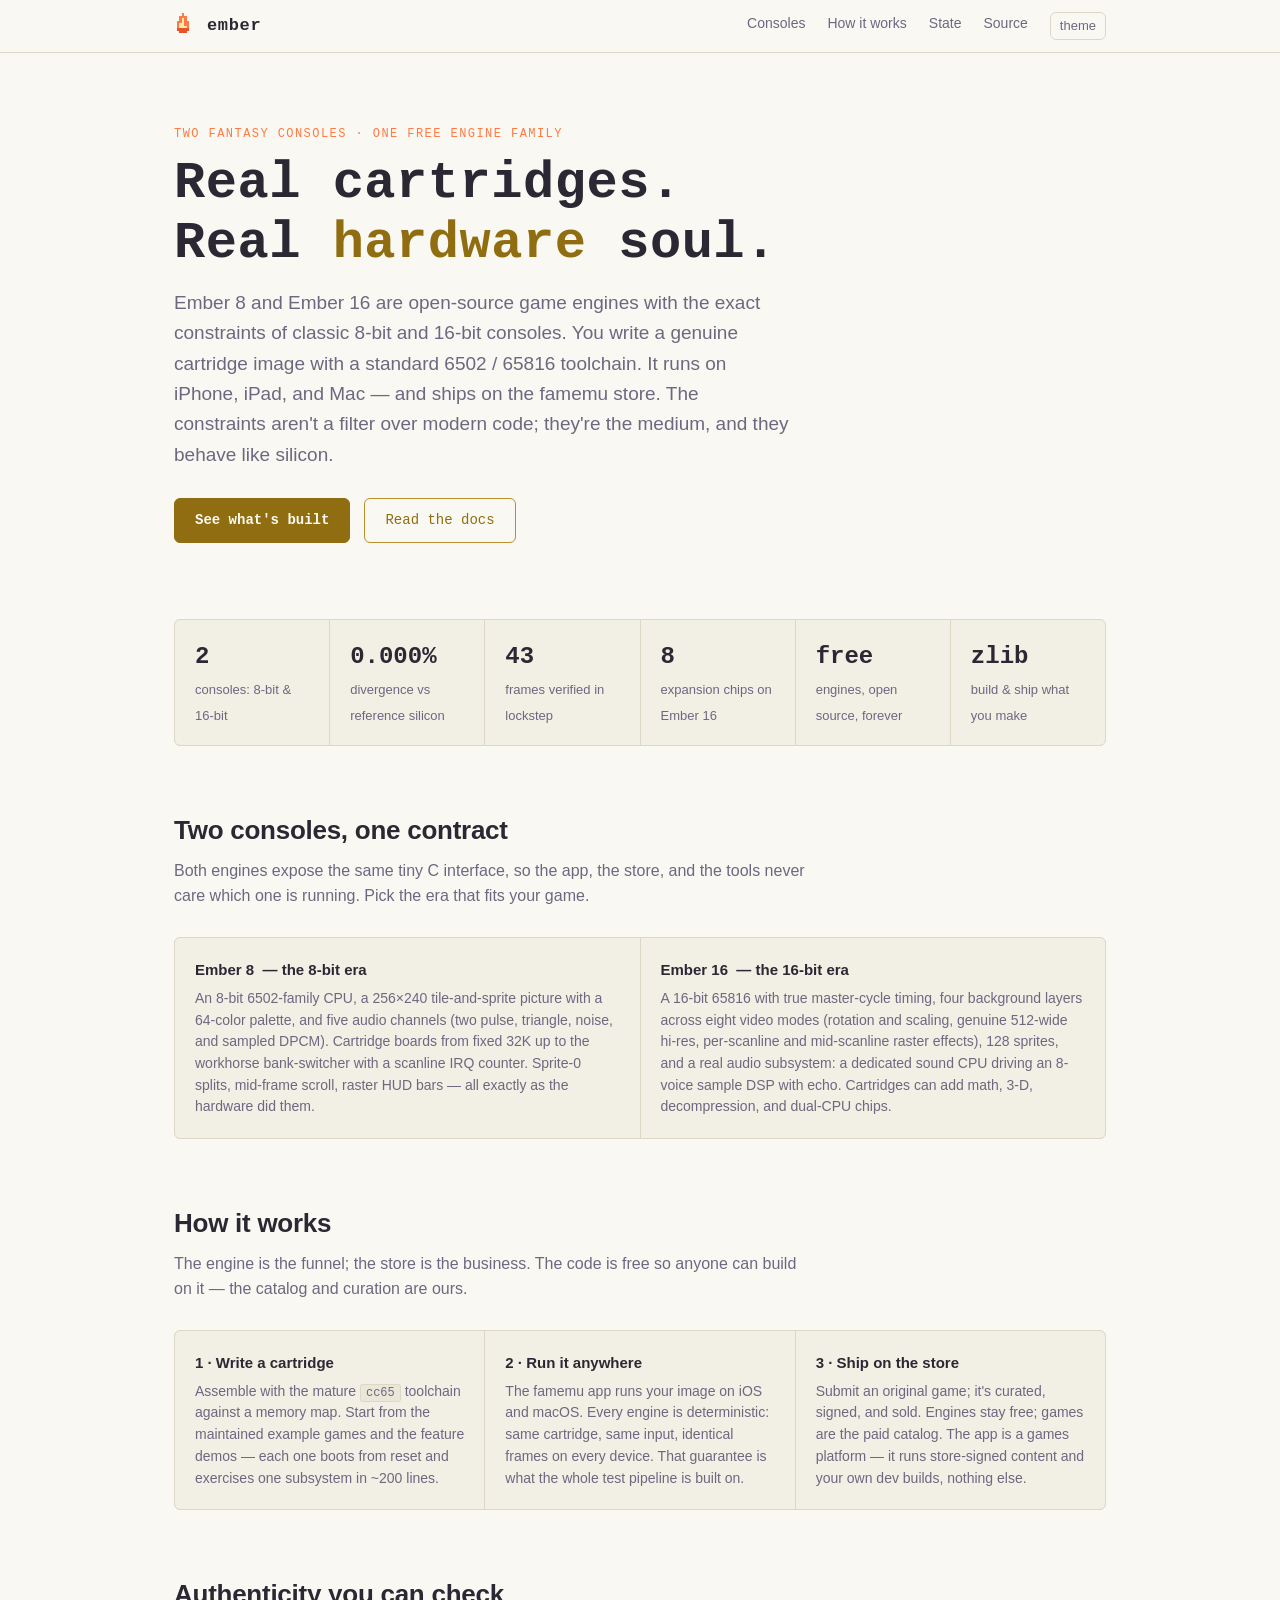
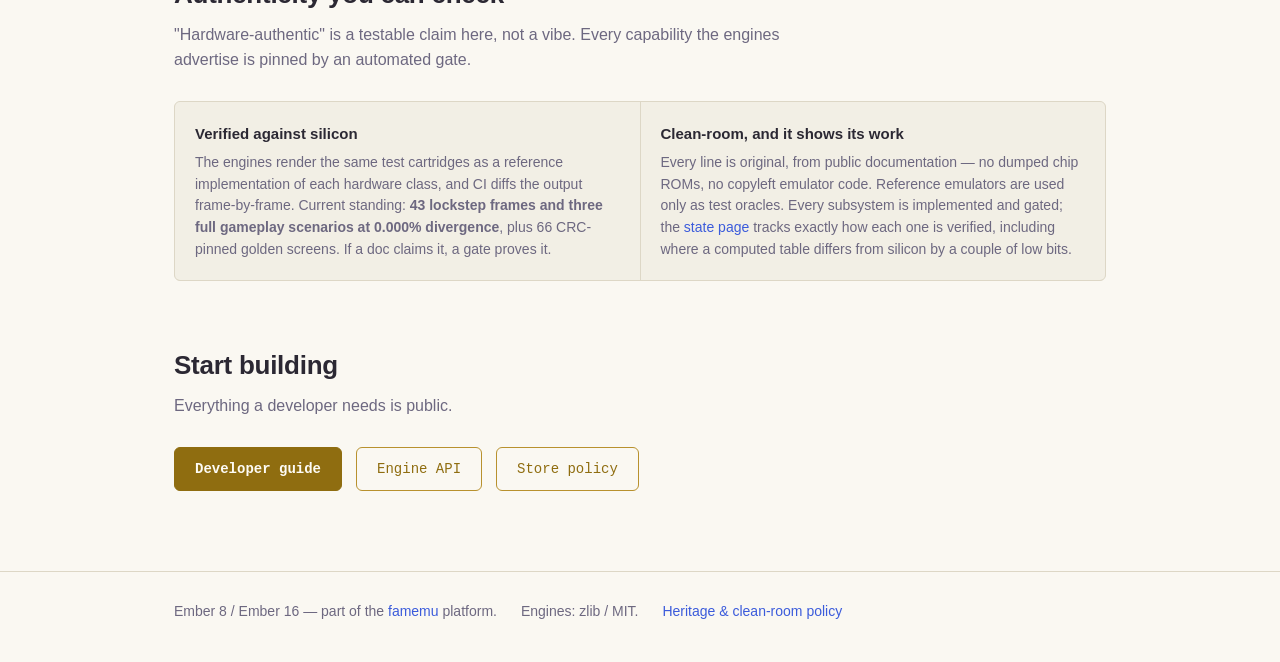
<file: site/index.html>
<!DOCTYPE html>
<html lang="en">
<head>
<meta charset="utf-8">
<meta name="viewport" content="width=device-width, initial-scale=1">
<title>Ember — fantasy consoles with real-hardware soul</title>
<meta name="description" content="Ember 8 and Ember 16 are free, open-source game engines with the exact constraints of classic 8-bit and 16-bit console hardware. Write a real cartridge with a standard toolchain; publish it on the famemu store.">
<link rel="canonical" href="https://ember.famemu.aulenor.com/">
<meta property="og:type" content="website">
<meta property="og:title" content="Ember — fantasy consoles with real-hardware soul">
<meta property="og:description" content="Free, open-source 8-bit and 16-bit game engines with hardware-authentic behavior, verified pixel-for-pixel. Write a cartridge; ship it on the famemu store.">
<meta property="og:url" content="https://ember.famemu.aulenor.com/">
<meta property="og:image" content="https://ember.famemu.aulenor.com/og.png">
<meta property="og:image:width" content="1200">
<meta property="og:image:height" content="630">
<meta name="twitter:card" content="summary_large_image">
<meta name="twitter:image" content="https://ember.famemu.aulenor.com/og.png">
<link rel="stylesheet" href="style.css">
<script>
  const saved = localStorage.getItem("ember-theme");
  if (saved) document.documentElement.dataset.theme = saved;
</script>
<link rel="icon" href="favicon.svg" type="image/svg+xml">
<link rel="icon" type="image/png" sizes="32x32" href="favicon-32.png">
<link rel="icon" type="image/png" sizes="16x16" href="favicon-16.png">
<link rel="apple-touch-icon" href="apple-touch-icon.png">
</head>
<body>

<header class="site">
  <div class="wrap">
    <a class="brand" href="./"><img class="brandmark" src="favicon.svg" width="20" height="20" alt=""> ember</a>
    <nav class="top">
      <a href="#consoles">Consoles</a>
      <a href="#how">How it works</a>
      <a href="state.html">State</a>
      <a href="https://github.com/alikatgh/famemu">Source</a>
      <button class="theme-toggle" id="themeToggle" aria-label="Toggle light/dark theme">theme</button>
    </nav>
  </div>
</header>

<div class="wrap">

  <div class="hero">
    <p class="kicker">Two fantasy consoles · one free engine family</p>
    <h1>Real cartridges.<br>Real <em>hardware</em> soul.</h1>
    <p class="sub">Ember 8 and Ember 16 are open-source game engines with the
    exact constraints of classic 8-bit and 16-bit consoles. You write a genuine
    cartridge image with a standard 6502 / 65816 toolchain. It runs on iPhone,
    iPad, and Mac — and ships on the famemu store. The constraints aren't a
    filter over modern code; they're the medium, and they behave like silicon.</p>
    <div class="cta">
      <a class="btn primary" href="state.html">See what's built</a>
      <a class="btn" href="https://github.com/alikatgh/famemu/tree/main/docs/engines">Read the docs</a>
    </div>
  </div>

  <div class="stats">
    <div class="stat"><b>2</b><span>consoles: 8-bit & 16-bit</span></div>
    <div class="stat"><b>0.000%</b><span>divergence vs reference silicon</span></div>
    <div class="stat"><b>43</b><span>frames verified in lockstep</span></div>
    <div class="stat"><b>8</b><span>expansion chips on Ember&nbsp;16</span></div>
    <div class="stat"><b>free</b><span>engines, open source, forever</span></div>
    <div class="stat"><b>zlib</b><span>build & ship what you make</span></div>
  </div>

  <section id="consoles">
    <h2>Two consoles, one contract</h2>
    <p class="lead">Both engines expose the same tiny C interface, so the app,
    the store, and the tools never care which one is running. Pick the era that
    fits your game.</p>

    <div class="grid tier2">
      <div class="cell">
        <h3>Ember 8 &nbsp;— the 8-bit era</h3>
        <p>An 8-bit 6502-family CPU, a 256×240 tile-and-sprite picture with a
        64-color palette, and five audio channels (two pulse, triangle, noise,
        and sampled DPCM). Cartridge boards from fixed 32K up to the workhorse
        bank-switcher with a scanline IRQ counter. Sprite-0 splits, mid-frame
        scroll, raster HUD bars — all exactly as the hardware did them.</p>
      </div>
      <div class="cell">
        <h3>Ember 16 &nbsp;— the 16-bit era</h3>
        <p>A 16-bit 65816 with true master-cycle timing, four background layers
        across eight video modes (rotation and scaling, genuine 512-wide hi-res,
        per-scanline and mid-scanline raster effects), 128 sprites, and a real
        audio subsystem: a dedicated sound CPU driving an 8-voice sample DSP with
        echo. Cartridges can add math, 3-D, decompression, and dual-CPU chips.</p>
      </div>
    </div>
  </section>

  <section id="how">
    <h2>How it works</h2>
    <p class="lead">The engine is the funnel; the store is the business. The
    code is free so anyone can build on it — the catalog and curation are ours.</p>

    <div class="grid">
      <div class="cell">
        <h3>1 · Write a cartridge</h3>
        <p>Assemble with the mature <code>cc65</code> toolchain against a memory
        map. Start from the maintained example games and the feature demos —
        each one boots from reset and exercises one subsystem in ~200 lines.</p>
      </div>
      <div class="cell">
        <h3>2 · Run it anywhere</h3>
        <p>The famemu app runs your image on iOS and macOS. Every engine is
        deterministic: same cartridge, same input, identical frames on every
        device. That guarantee is what the whole test pipeline is built on.</p>
      </div>
      <div class="cell">
        <h3>3 · Ship on the store</h3>
        <p>Submit an original game; it's curated, signed, and sold. Engines
        stay free; games are the paid catalog. The app is a games platform —
        it runs store-signed content and your own dev builds, nothing else.</p>
      </div>
    </div>
  </section>

  <section id="honest">
    <h2>Authenticity you can check</h2>
    <p class="lead">"Hardware-authentic" is a testable claim here, not a vibe.
    Every capability the engines advertise is pinned by an automated gate.</p>

    <div class="grid tier2">
      <div class="cell">
        <h3>Verified against silicon</h3>
        <p>The engines render the same test cartridges as a reference
        implementation of each hardware class, and CI diffs the output
        frame-by-frame. Current standing: <b>43 lockstep frames and three full
        gameplay scenarios at 0.000% divergence</b>, plus 66 CRC-pinned golden
        screens. If a doc claims it, a gate proves it.</p>
      </div>
      <div class="cell">
        <h3>Clean-room, and it shows its work</h3>
        <p>Every line is original, from public documentation — no dumped chip
        ROMs, no copyleft emulator code. Reference emulators are used only as
        test oracles. Every subsystem is implemented and gated; the
        <a href="state.html">state page</a> tracks exactly how each one is
        verified, including where a computed table differs from silicon by a
        couple of low bits.</p>
      </div>
    </div>
  </section>

  <section id="start">
    <h2>Start building</h2>
    <p class="lead">Everything a developer needs is public.</p>
    <div class="cta">
      <a class="btn primary" href="https://github.com/alikatgh/famemu/blob/main/docs/engines/DEVELOPER_GUIDE.md">Developer guide</a>
      <a class="btn" href="https://github.com/alikatgh/famemu/blob/main/docs/engines/API.md">Engine API</a>
      <a class="btn" href="https://github.com/alikatgh/famemu/blob/main/docs/engines/STORE_POLICY.md">Store policy</a>
    </div>
  </section>

</div>

<footer class="site">
  <div class="wrap">
    <span>Ember 8 / Ember 16 — part of the <a href="https://github.com/alikatgh/famemu">famemu</a> platform.</span>
    <span>Engines: zlib / MIT.</span>
    <span><a href="https://github.com/alikatgh/famemu/blob/main/docs/engines/HERITAGE.md">Heritage & clean-room policy</a></span>
  </div>
</footer>

<script>
  const t = document.getElementById("themeToggle");
  t.addEventListener("click", () => {
    const cur = document.documentElement.dataset.theme
      || (matchMedia("(prefers-color-scheme: light)").matches ? "light" : "dark");
    const next = cur === "dark" ? "light" : "dark";
    document.documentElement.dataset.theme = next;
    localStorage.setItem("ember-theme", next);
  });
</script>

</body>
</html>
</file>
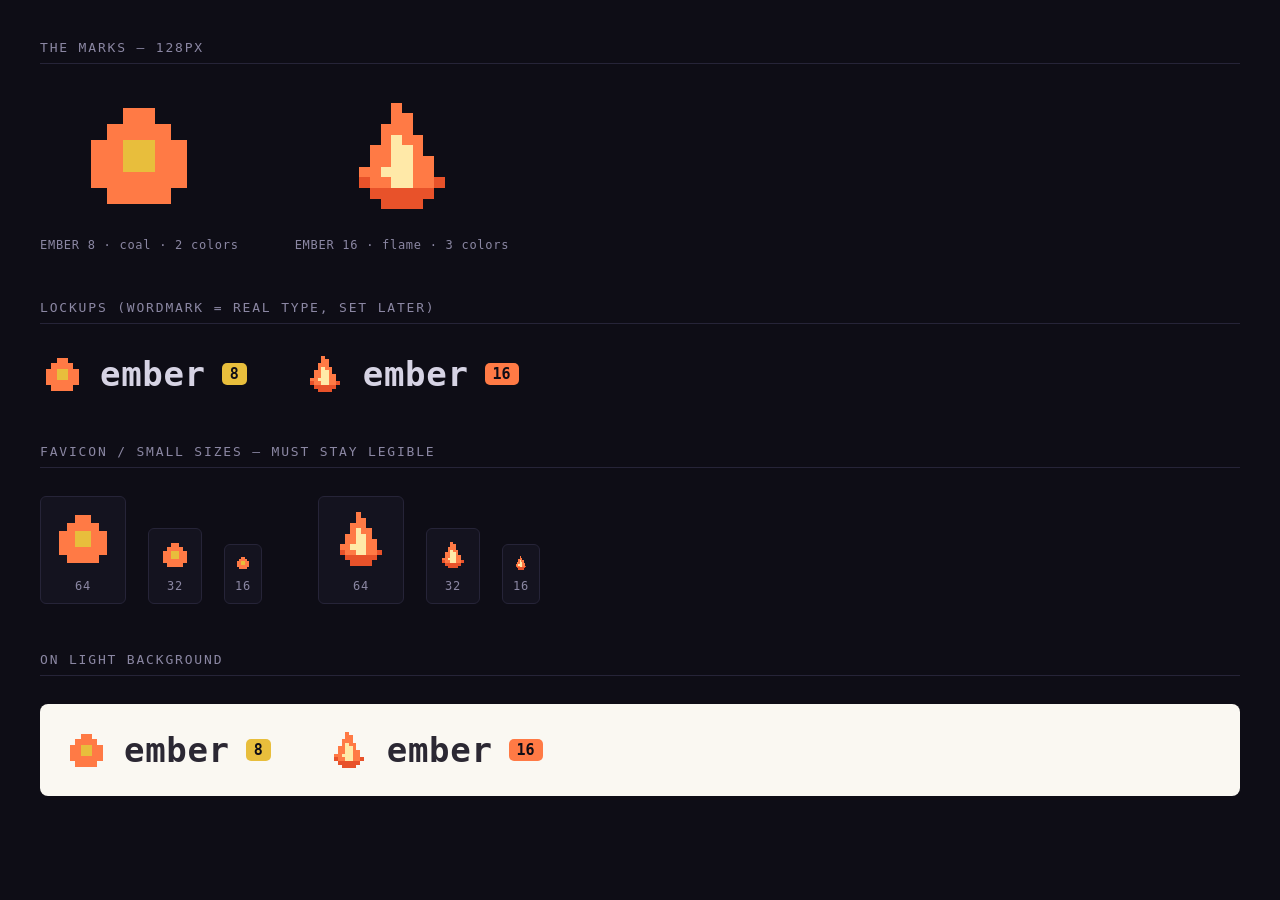
<file: brand/preview.html>
<!DOCTYPE html>
<html lang="en"><head><meta charset="utf-8"><title>Ember marks — preview</title>
<style>
  body{margin:0;background:#0e0d16;color:#d6d3e4;font-family:ui-monospace,Menlo,Consolas,monospace;padding:40px}
  .row{display:flex;gap:56px;align-items:flex-end;flex-wrap:wrap;margin-bottom:48px}
  .pane{text-align:center}
  .cap{font-size:12px;color:#8b87a3;margin-top:14px;letter-spacing:.06em}
  h2{font-weight:400;color:#8b87a3;font-size:13px;letter-spacing:.14em;text-transform:uppercase;border-bottom:1px solid #262438;padding-bottom:8px;margin:0 0 28px}
  .lockup{display:flex;align-items:center;gap:16px}
  .word{font-size:34px;font-weight:700;letter-spacing:.02em;color:#d6d3e4}
  .badge{font-size:15px;font-weight:700;color:#0e0d16;background:#e8be3c;border-radius:5px;padding:2px 8px}
  .badge.b16{background:#ff7a45}
  .fav{display:flex;gap:22px;align-items:flex-end}
  .chip{background:#14131f;border:1px solid #262438;border-radius:6px;padding:10px;display:flex;flex-direction:column;align-items:center;gap:8px}
  .chip .cap{margin:0}
  /* light-mode swatch */
  .light{background:#faf8f2}
  .light .word{color:#2b2833}
</style></head>
<body>

<h2>The marks — 128px</h2>
<div class="row">
  <div class="pane"><img src="ember-mark-8.svg" width="128" height="128"><div class="cap">EMBER 8 · coal · 2 colors</div></div>
  <div class="pane"><img src="ember-mark-16.svg" width="128" height="128"><div class="cap">EMBER 16 · flame · 3 colors</div></div>
</div>

<h2>Lockups (wordmark = real type, set later)</h2>
<div class="row">
  <div class="lockup"><img src="ember-mark-8.svg" width="44" height="44"><span class="word">ember</span><span class="badge">8</span></div>
  <div class="lockup"><img src="ember-mark-16.svg" width="44" height="44"><span class="word">ember</span><span class="badge b16">16</span></div>
</div>

<h2>Favicon / small sizes — must stay legible</h2>
<div class="row">
  <div class="fav">
    <div class="chip"><img src="ember-mark-8.svg" width="64" height="64"><span class="cap">64</span></div>
    <div class="chip"><img src="ember-mark-8.svg" width="32" height="32"><span class="cap">32</span></div>
    <div class="chip"><img src="ember-mark-8.svg" width="16" height="16"><span class="cap">16</span></div>
  </div>
  <div class="fav">
    <div class="chip"><img src="ember-mark-16.svg" width="64" height="64"><span class="cap">64</span></div>
    <div class="chip"><img src="ember-mark-16.svg" width="32" height="32"><span class="cap">32</span></div>
    <div class="chip"><img src="ember-mark-16.svg" width="16" height="16"><span class="cap">16</span></div>
  </div>
</div>

<h2>On light background</h2>
<div class="row light" style="padding:24px;border-radius:8px">
  <div class="lockup"><img src="ember-mark-8.svg" width="44" height="44"><span class="word">ember</span><span class="badge">8</span></div>
  <div class="lockup"><img src="ember-mark-16.svg" width="44" height="44"><span class="word">ember</span><span class="badge b16">16</span></div>
</div>

</body></html>
</file>
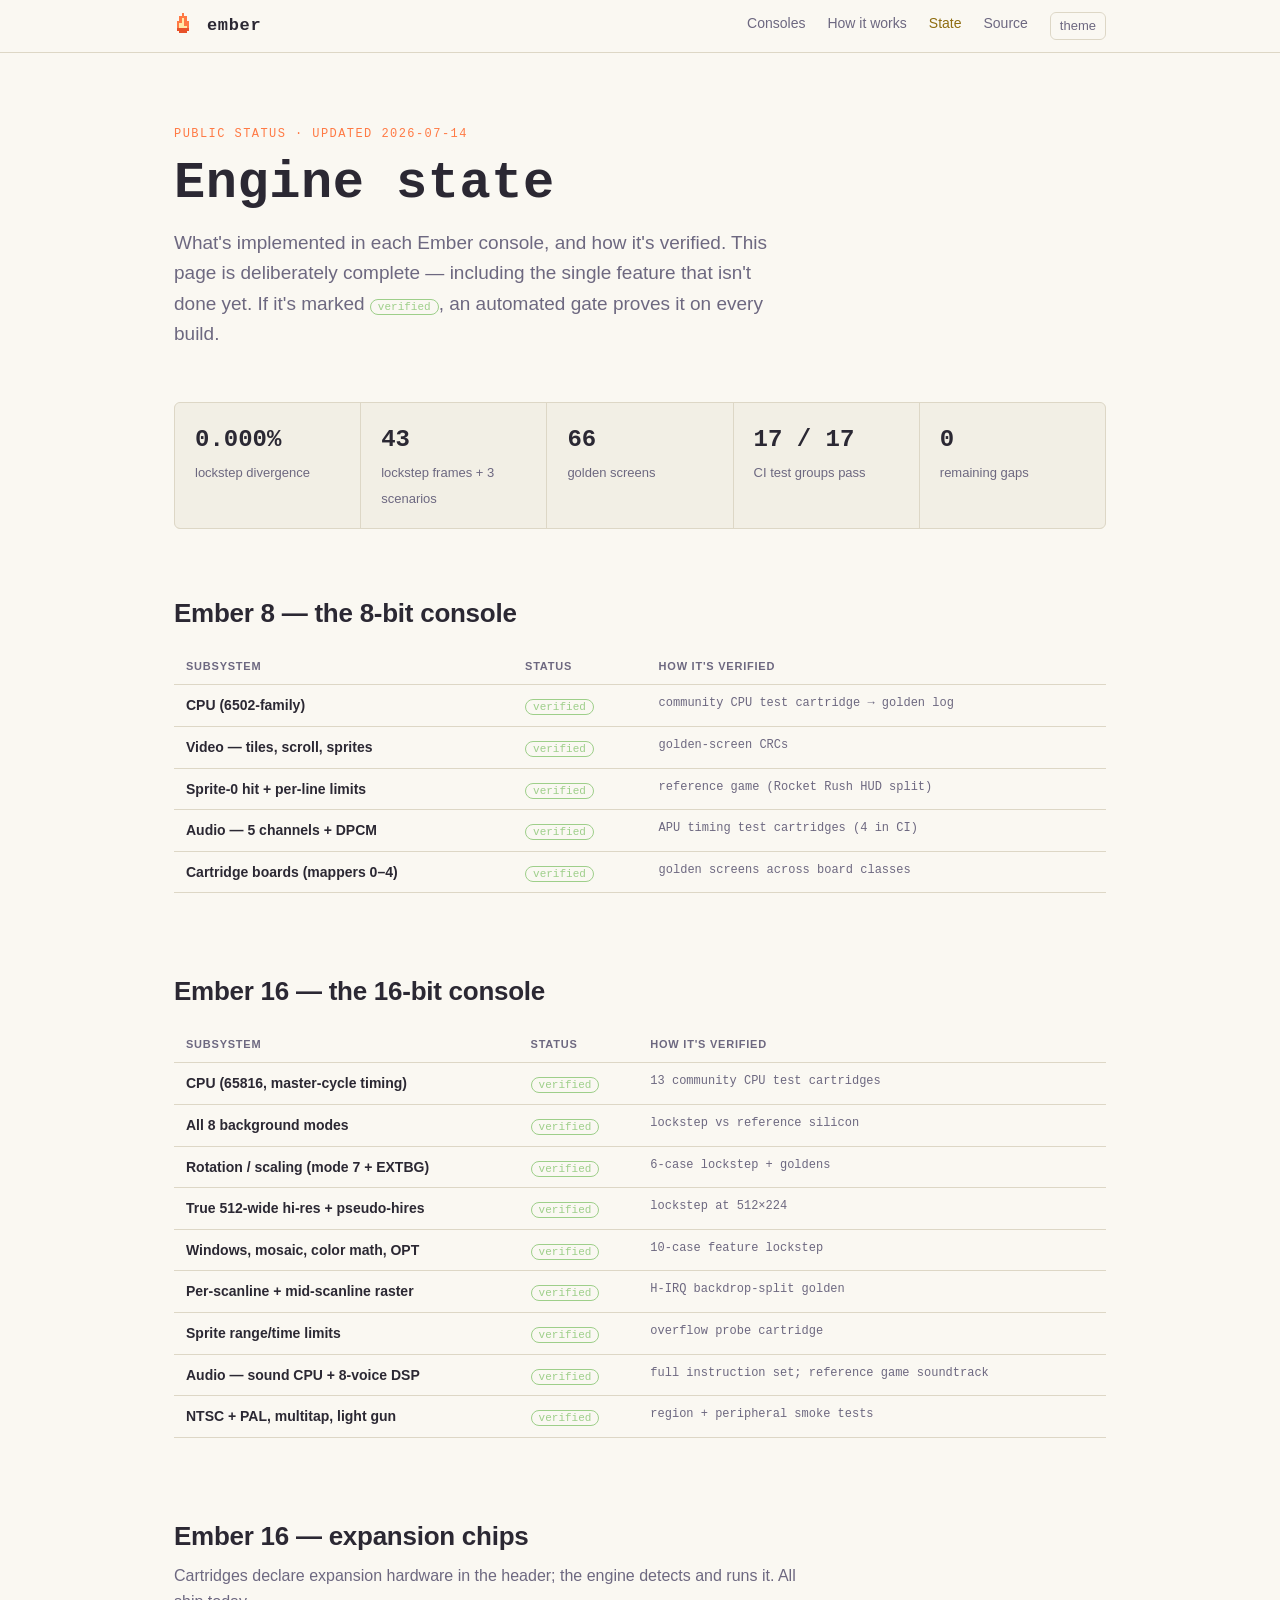
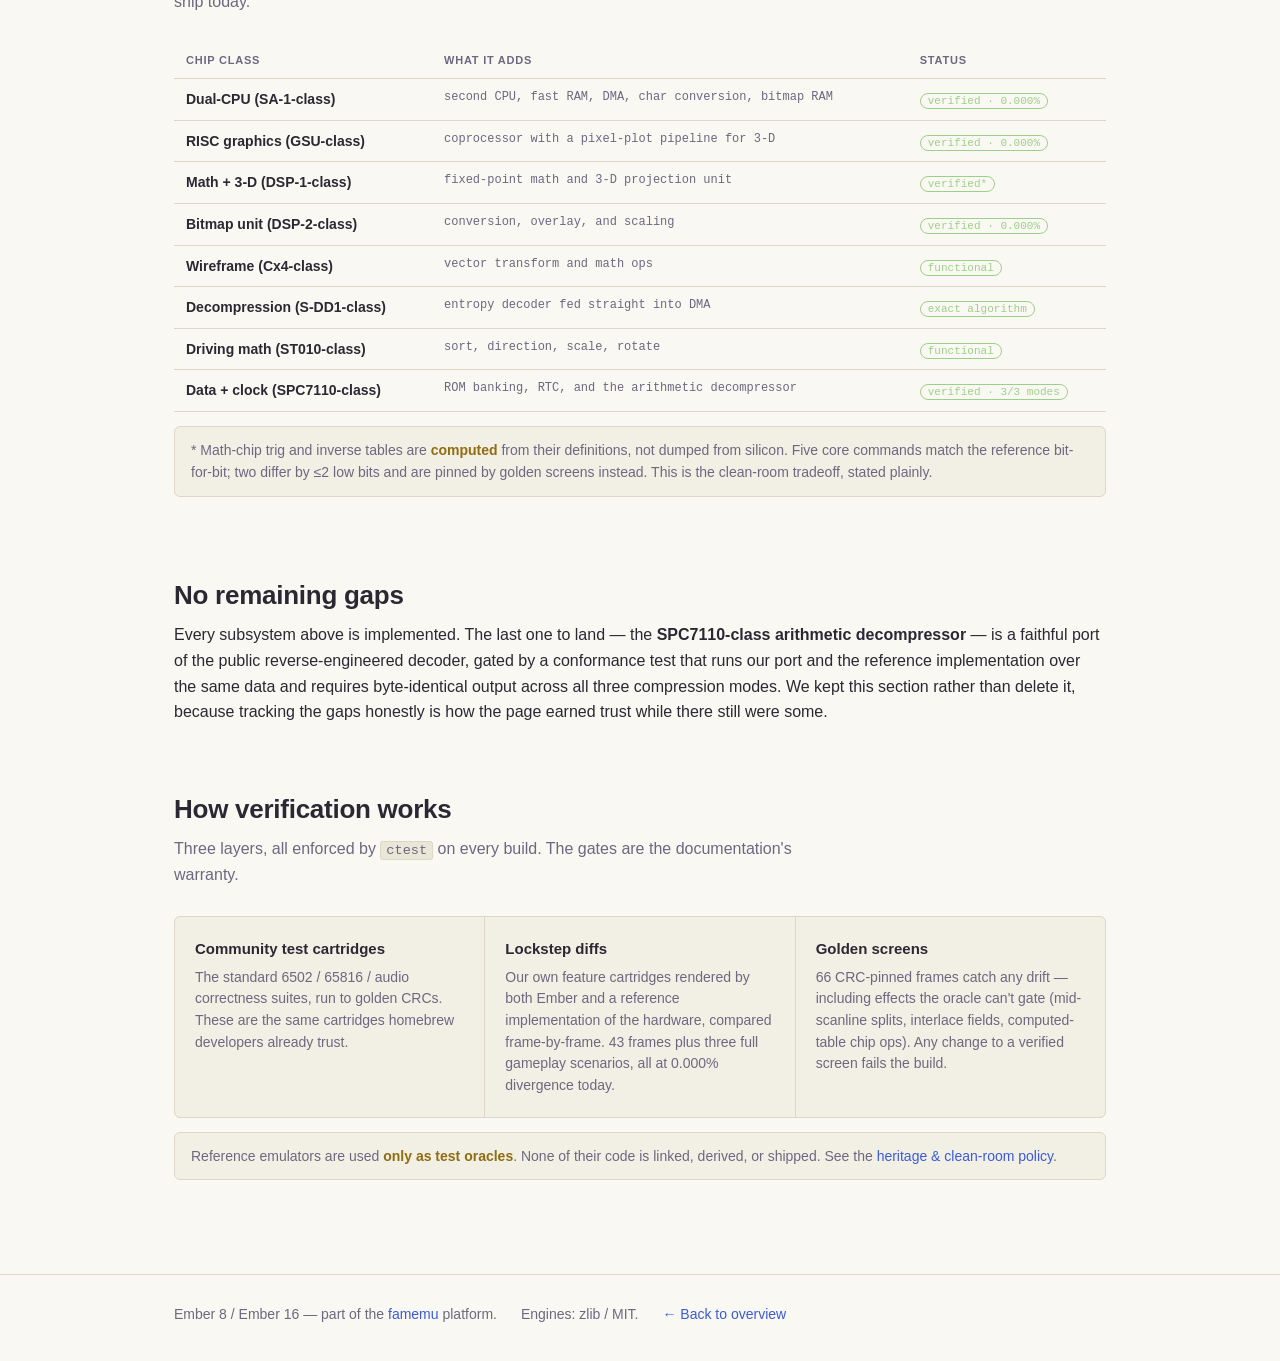
<file: site/state.html>
<!DOCTYPE html>
<html lang="en">
<head>
<meta charset="utf-8">
<meta name="viewport" content="width=device-width, initial-scale=1">
<title>Ember — engine state & verification</title>
<meta name="description" content="The public feature matrix and verification status of the Ember 8 and Ember 16 engines: what's implemented and how each capability is gated. Every subsystem is done.">
<link rel="canonical" href="https://ember.famemu.aulenor.com/state.html">
<meta property="og:type" content="website">
<meta property="og:title" content="Ember — engine state & verification">
<meta property="og:description" content="What's built in Ember 8 and Ember 16, and how each capability is verified. Nothing hidden — including the one unfinished feature.">
<meta property="og:url" content="https://ember.famemu.aulenor.com/state.html">
<meta property="og:image" content="https://ember.famemu.aulenor.com/og.png">
<meta property="og:image:width" content="1200">
<meta property="og:image:height" content="630">
<link rel="stylesheet" href="style.css">
<script>
  const saved = localStorage.getItem("ember-theme");
  if (saved) document.documentElement.dataset.theme = saved;
</script>
<link rel="icon" href="favicon.svg" type="image/svg+xml">
<link rel="icon" type="image/png" sizes="32x32" href="favicon-32.png">
<link rel="icon" type="image/png" sizes="16x16" href="favicon-16.png">
<link rel="apple-touch-icon" href="apple-touch-icon.png">
</head>
<body>

<header class="site">
  <div class="wrap">
    <a class="brand" href="./"><img class="brandmark" src="favicon.svg" width="20" height="20" alt=""> ember</a>
    <nav class="top">
      <a href="index.html#consoles">Consoles</a>
      <a href="index.html#how">How it works</a>
      <a href="state.html" class="active">State</a>
      <a href="https://github.com/alikatgh/famemu">Source</a>
      <button class="theme-toggle" id="themeToggle" aria-label="Toggle light/dark theme">theme</button>
    </nav>
  </div>
</header>

<div class="wrap">

  <div class="hero" style="padding-bottom:16px">
    <p class="kicker">Public status · updated 2026-07-14</p>
    <h1>Engine state</h1>
    <p class="sub">What's implemented in each Ember console, and how it's
    verified. This page is deliberately complete — including the single
    feature that isn't done yet. If it's marked
    <span class="pill ok">verified</span>, an automated gate proves it on every
    build.</p>
  </div>

  <div class="stats">
    <div class="stat"><b>0.000%</b><span>lockstep divergence</span></div>
    <div class="stat"><b>43</b><span>lockstep frames + 3 scenarios</span></div>
    <div class="stat"><b>66</b><span>golden screens</span></div>
    <div class="stat"><b>17 / 17</b><span>CI test groups pass</span></div>
    <div class="stat"><b>0</b><span>remaining gaps</span></div>
  </div>

  <section>
    <h2>Ember 8 — the 8-bit console</h2>
    <table class="mtx">
      <thead><tr><th>Subsystem</th><th>Status</th><th>How it's verified</th></tr></thead>
      <tbody>
        <tr><td>CPU (6502-family)</td><td><span class="pill ok">verified</span></td><td class="g">community CPU test cartridge → golden log</td></tr>
        <tr><td>Video — tiles, scroll, sprites</td><td><span class="pill ok">verified</span></td><td class="g">golden-screen CRCs</td></tr>
        <tr><td>Sprite-0 hit + per-line limits</td><td><span class="pill ok">verified</span></td><td class="g">reference game (Rocket Rush HUD split)</td></tr>
        <tr><td>Audio — 5 channels + DPCM</td><td><span class="pill ok">verified</span></td><td class="g">APU timing test cartridges (4 in CI)</td></tr>
        <tr><td>Cartridge boards (mappers 0–4)</td><td><span class="pill ok">verified</span></td><td class="g">golden screens across board classes</td></tr>
      </tbody>
    </table>
  </section>

  <section>
    <h2>Ember 16 — the 16-bit console</h2>
    <table class="mtx">
      <thead><tr><th>Subsystem</th><th>Status</th><th>How it's verified</th></tr></thead>
      <tbody>
        <tr><td>CPU (65816, master-cycle timing)</td><td><span class="pill ok">verified</span></td><td class="g">13 community CPU test cartridges</td></tr>
        <tr><td>All 8 background modes</td><td><span class="pill ok">verified</span></td><td class="g">lockstep vs reference silicon</td></tr>
        <tr><td>Rotation / scaling (mode 7 + EXTBG)</td><td><span class="pill ok">verified</span></td><td class="g">6-case lockstep + goldens</td></tr>
        <tr><td>True 512-wide hi-res + pseudo-hires</td><td><span class="pill ok">verified</span></td><td class="g">lockstep at 512×224</td></tr>
        <tr><td>Windows, mosaic, color math, OPT</td><td><span class="pill ok">verified</span></td><td class="g">10-case feature lockstep</td></tr>
        <tr><td>Per-scanline + mid-scanline raster</td><td><span class="pill ok">verified</span></td><td class="g">H-IRQ backdrop-split golden</td></tr>
        <tr><td>Sprite range/time limits</td><td><span class="pill ok">verified</span></td><td class="g">overflow probe cartridge</td></tr>
        <tr><td>Audio — sound CPU + 8-voice DSP</td><td><span class="pill ok">verified</span></td><td class="g">full instruction set; reference game soundtrack</td></tr>
        <tr><td>NTSC + PAL, multitap, light gun</td><td><span class="pill ok">verified</span></td><td class="g">region + peripheral smoke tests</td></tr>
      </tbody>
    </table>
  </section>

  <section>
    <h2>Ember 16 — expansion chips</h2>
    <p class="lead">Cartridges declare expansion hardware in the header; the
    engine detects and runs it. All ship today.</p>
    <table class="mtx">
      <thead><tr><th>Chip class</th><th>What it adds</th><th>Status</th></tr></thead>
      <tbody>
        <tr><td>Dual-CPU (SA-1-class)</td><td class="g">second CPU, fast RAM, DMA, char conversion, bitmap RAM</td><td><span class="pill ok">verified · 0.000%</span></td></tr>
        <tr><td>RISC graphics (GSU-class)</td><td class="g">coprocessor with a pixel-plot pipeline for 3-D</td><td><span class="pill ok">verified · 0.000%</span></td></tr>
        <tr><td>Math + 3-D (DSP-1-class)</td><td class="g">fixed-point math and 3-D projection unit</td><td><span class="pill ok">verified*</span></td></tr>
        <tr><td>Bitmap unit (DSP-2-class)</td><td class="g">conversion, overlay, and scaling</td><td><span class="pill ok">verified · 0.000%</span></td></tr>
        <tr><td>Wireframe (Cx4-class)</td><td class="g">vector transform and math ops</td><td><span class="pill ok">functional</span></td></tr>
        <tr><td>Decompression (S-DD1-class)</td><td class="g">entropy decoder fed straight into DMA</td><td><span class="pill ok">exact algorithm</span></td></tr>
        <tr><td>Driving math (ST010-class)</td><td class="g">sort, direction, scale, rotate</td><td><span class="pill ok">functional</span></td></tr>
        <tr><td>Data + clock (SPC7110-class)</td><td class="g">ROM banking, RTC, and the arithmetic decompressor</td><td><span class="pill ok">verified · 3/3 modes</span></td></tr>
      </tbody>
    </table>
    <div class="note">* Math-chip trig and inverse tables are <b>computed</b>
      from their definitions, not dumped from silicon. Five core commands
      match the reference bit-for-bit; two differ by ≤2 low bits and are
      pinned by golden screens instead. This is the clean-room tradeoff, stated
      plainly.</div>
  </section>

  <section>
    <h2>No remaining gaps</h2>
    <p>Every subsystem above is implemented. The last one to land — the
    <b>SPC7110-class arithmetic decompressor</b> — is a faithful port of the
    public reverse-engineered decoder, gated by a conformance test that runs
    our port and the reference implementation over the same data and requires
    byte-identical output across all three compression modes. We kept this
    section rather than delete it, because tracking the gaps honestly is how
    the page earned trust while there still were some.</p>
  </section>

  <section>
    <h2>How verification works</h2>
    <p class="lead">Three layers, all enforced by <code>ctest</code> on every
    build. The gates are the documentation's warranty.</p>
    <div class="grid">
      <div class="cell">
        <h3>Community test cartridges</h3>
        <p>The standard 6502 / 65816 / audio correctness suites, run to golden
        CRCs. These are the same cartridges homebrew developers already trust.</p>
      </div>
      <div class="cell">
        <h3>Lockstep diffs</h3>
        <p>Our own feature cartridges rendered by both Ember and a reference
        implementation of the hardware, compared frame-by-frame. 43 frames plus
        three full gameplay scenarios, all at 0.000% divergence today.</p>
      </div>
      <div class="cell">
        <h3>Golden screens</h3>
        <p>66 CRC-pinned frames catch any drift — including effects the oracle
        can't gate (mid-scanline splits, interlace fields, computed-table chip
        ops). Any change to a verified screen fails the build.</p>
      </div>
    </div>
    <div class="note">Reference emulators are used <b>only as test oracles</b>.
      None of their code is linked, derived, or shipped. See the
      <a href="https://github.com/alikatgh/famemu/blob/main/docs/engines/HERITAGE.md">heritage &amp; clean-room policy</a>.</div>
  </section>

</div>

<footer class="site">
  <div class="wrap">
    <span>Ember 8 / Ember 16 — part of the <a href="https://github.com/alikatgh/famemu">famemu</a> platform.</span>
    <span>Engines: zlib / MIT.</span>
    <span><a href="index.html">← Back to overview</a></span>
  </div>
</footer>

<script>
  const t = document.getElementById("themeToggle");
  t.addEventListener("click", () => {
    const cur = document.documentElement.dataset.theme
      || (matchMedia("(prefers-color-scheme: light)").matches ? "light" : "dark");
    const next = cur === "dark" ? "light" : "dark";
    document.documentElement.dataset.theme = next;
    localStorage.setItem("ember-theme", next);
  });
</script>

</body>
</html>
</file>
<file: site/style.css>
/* lantern site — shared styles.
   Follows ~/.claude/UI_DESIGN_RULES.md: hairline borders, no shadows,
   hierarchy via weight+size, tabular numbers, state never moves geometry. */

/* Dark is the default; light comes from the OS preference or the manual
   toggle (data-theme on <html>, persisted in localStorage). The explicit
   data-theme value always wins over the media query. */
:root {
  color-scheme: dark;
  --bg: #0e0d16;
  --bg2: #14131f;
  --bg3: #1a1928;
  --line: #262438;
  --text: #d6d3e4;
  --dim: #8b87a3;
  --gold: #e8be3c;
  --gold-dim: #a98a2e;
  --gold-hover: #f2cc55;
  --btn-text: #1a1508;
  --accent: #7d9cff;
  --str: #9ecf8a;
  --header-bg: rgba(14, 13, 22, 0.92);
  --frame-bg: #0d0d0f;
  --mono: ui-monospace, "SF Mono", SFMono-Regular, Menlo, Consolas, monospace;
  --sans: -apple-system, BlinkMacSystemFont, "Segoe UI", Roboto, sans-serif;
}
@media (prefers-color-scheme: light) {
  :root:not([data-theme="dark"]) {
    color-scheme: light;
    --bg: #faf8f2;
    --bg2: #f2efe5;
    --bg3: #eae6d8;
    --line: #ddd7c6;
    --text: #2b2833;
    --dim: #6d6880;
    --gold: #8f6d10;
    --gold-dim: #b8912e;
    --gold-hover: #a98219;
    --btn-text: #fdfbf5;
    --accent: #3b5bdb;
    --str: #3f7a33;
    --header-bg: rgba(250, 248, 242, 0.92);
    --frame-bg: #f2efe5;
  }
}
:root[data-theme="light"] {
  color-scheme: light;
  --bg: #faf8f2;
  --bg2: #f2efe5;
  --bg3: #eae6d8;
  --line: #ddd7c6;
  --text: #2b2833;
  --dim: #6d6880;
  --gold: #8f6d10;
  --gold-dim: #b8912e;
  --gold-hover: #a98219;
  --btn-text: #fdfbf5;
  --accent: #3b5bdb;
  --str: #3f7a33;
  --header-bg: rgba(250, 248, 242, 0.92);
  --frame-bg: #f2efe5;
}

* { margin: 0; padding: 0; box-sizing: border-box; }

html { scroll-behavior: smooth; }
h1, h2, h3, section[id] { scroll-margin-top: 68px; } /* clear sticky header */

body {
  background: var(--bg);
  color: var(--text);
  font-family: var(--sans);
  font-size: 16px;
  line-height: 1.6;
  -webkit-font-smoothing: antialiased;
}

.wrap { max-width: 980px; margin: 0 auto; padding: 0 24px; }

a { color: var(--accent); text-decoration: none; }
a:hover { text-decoration: underline; }

code, pre, .mono { font-family: var(--mono); }
code {
  background: var(--bg3);
  border: 1px solid var(--line);
  border-radius: 3px;
  padding: 1px 5px;
  font-size: 0.85em;
}

pre {
  background: var(--bg2);
  border: 1px solid var(--line);
  border-radius: 6px;
  padding: 16px 18px;
  overflow-x: auto;
  font-size: 13px;
  line-height: 1.55;
}
pre code { background: none; border: none; padding: 0; font-size: inherit; }
pre .c  { color: var(--dim); }              /* comments */
pre .k  { color: var(--gold); }             /* keywords / lt.* */
pre .s  { color: var(--str); }              /* strings */

.num, .stat b { font-variant-numeric: tabular-nums; }

/* ---- header / nav ---- */
header.site {
  border-bottom: 1px solid var(--line);
  position: sticky;
  top: 0;
  background: var(--header-bg);
  backdrop-filter: blur(6px);
  z-index: 10;
}
header.site .wrap {
  display: flex;
  align-items: baseline;
  gap: 28px;
  height: 52px;
  align-items: center;
}
.brand {
  font-family: var(--mono);
  font-weight: 700;
  font-size: 17px;
  color: var(--text);
  letter-spacing: 0.04em;
}
.brand:hover { text-decoration: none; }
.brand .tip { color: var(--gold); }
nav.top { display: flex; gap: 22px; margin-left: auto; }
nav.top a { color: var(--dim); font-size: 14px; }
nav.top a:hover { color: var(--text); text-decoration: none; }
nav.top a.active { color: var(--gold); }

/* ---- hero ---- */
.hero { padding: 72px 0 40px; }
.hero h1 {
  font-family: var(--mono);
  font-size: clamp(30px, 5.5vw, 52px);
  font-weight: 700;
  letter-spacing: 0.01em;
  line-height: 1.15;
}
.hero h1 em { font-style: normal; color: var(--gold); }
.hero p.sub {
  margin-top: 14px;
  font-size: 19px;
  color: var(--dim);
  max-width: 620px;
}
.cta { margin-top: 28px; display: flex; gap: 14px; flex-wrap: wrap; }
.btn {
  display: inline-block;
  font-family: var(--mono);
  font-size: 14px;
  padding: 10px 20px;
  border-radius: 6px;
  border: 1px solid var(--gold-dim);
  color: var(--gold);
}
.btn.primary { background: var(--gold); color: var(--btn-text); border-color: var(--gold); font-weight: 700; }
.btn:hover { text-decoration: none; border-color: var(--gold); }
.btn.primary:hover { background: var(--gold-hover); }

/* theme toggle: color-only state changes, geometry never moves */
.theme-toggle {
  background: none;
  border: 1px solid var(--line);
  border-radius: 6px;
  color: var(--dim);
  font: inherit;
  font-size: 13px;
  padding: 3px 9px;
  cursor: pointer;
}
.theme-toggle:hover { color: var(--text); border-color: var(--dim); }

/* ---- screenshots ---- */
.shot {
  width: 100%;
  height: auto;
  image-rendering: pixelated;
  border: 1px solid var(--line);
  border-radius: 6px;
  display: block;
}
figure { margin: 0; }
figcaption {
  font-size: 13px;
  color: var(--dim);
  margin-top: 8px;
  font-family: var(--mono);
}

.hero-shot { margin: 44px 0 0; }

/* ---- sections ---- */
section { padding: 56px 0 8px; }
section h2 {
  font-size: 26px;
  font-weight: 700;
  letter-spacing: -0.01em;
  margin-bottom: 6px;
}
section p.lead { color: var(--dim); max-width: 640px; margin-bottom: 28px; }

.cols { display: grid; grid-template-columns: 1fr 1fr; gap: 28px; align-items: center; }
@media (max-width: 760px) { .cols { grid-template-columns: 1fr; } }

/* ---- stats ---- */
.stats {
  display: grid;
  grid-template-columns: repeat(auto-fit, minmax(150px, 1fr));
  gap: 1px;                       /* hairline dividers via grid gap —      */
  background: var(--line);        /* no border-left rails (UI rules §2)    */
  border: 1px solid var(--line);
  border-radius: 6px;
  overflow: hidden;
  margin: 36px 0 8px;
}
.stat { padding: 18px 20px; background: var(--bg2); }
.stat b { display: block; font-size: 24px; font-weight: 700; font-family: var(--mono); }
.stat span { font-size: 13px; color: var(--dim); }

/* ---- feature grid ---- */
.grid { display: grid; grid-template-columns: repeat(3, 1fr); gap: 1px; background: var(--line); border: 1px solid var(--line); border-radius: 6px; overflow: hidden; margin-top: 28px; }
@media (max-width: 760px) { .grid { grid-template-columns: 1fr; } }
.cell { background: var(--bg2); padding: 20px; }
.cell h3 { font-size: 15px; font-weight: 700; margin-bottom: 6px; }
.cell p { font-size: 14px; color: var(--dim); line-height: 1.55; }
.cell code { font-size: 12px; }

/* ---- gallery ---- */
.gallery { display: grid; grid-template-columns: 1fr 1fr; gap: 20px; margin-top: 28px; }
@media (max-width: 760px) { .gallery { grid-template-columns: 1fr; } }

/* ---- footer ---- */
footer.site {
  margin-top: 72px;
  border-top: 1px solid var(--line);
  padding: 28px 0 40px;
  font-size: 14px;
  color: var(--dim);
}
footer.site .wrap { display: flex; gap: 24px; flex-wrap: wrap; }

/* ================= docs layout ================= */
.docs { display: grid; grid-template-columns: 230px 1fr; gap: 44px; padding-top: 36px; }
@media (max-width: 860px) { .docs { grid-template-columns: 1fr; } }

aside.toc {
  position: sticky;
  top: 76px;
  align-self: start;
  font-size: 14px;
  max-height: calc(100vh - 100px);
  overflow-y: auto;
}
@media (max-width: 860px) { aside.toc { position: static; max-height: none; } }
aside.toc h4 {
  font-size: 11px;
  text-transform: uppercase;
  letter-spacing: 0.08em;
  color: var(--dim);
  margin: 18px 0 6px;
  font-weight: 600;
}
aside.toc a { display: block; color: var(--dim); padding: 3px 0 3px 10px; }
aside.toc a:hover { color: var(--text); text-decoration: none; background: var(--bg2); }

main.doc { min-width: 0; padding-bottom: 80px; }
main.doc h1 { font-size: 32px; margin: 8px 0 4px; letter-spacing: -0.01em; }
main.doc h2 {
  font-size: 22px;
  margin: 48px 0 10px;
  padding-top: 18px;
  border-top: 1px solid var(--line);
}
main.doc h3 { font-size: 16px; margin: 28px 0 8px; font-family: var(--mono); color: var(--text); font-weight: 700; }
main.doc p { margin: 10px 0; max-width: 70ch; }
main.doc p.dim, main.doc li.dim { color: var(--dim); }
main.doc ul { margin: 10px 0 10px 22px; }
main.doc li { margin: 4px 0; max-width: 68ch; }
main.doc pre { margin: 14px 0; }

table.api { width: 100%; border-collapse: collapse; font-size: 14px; margin: 14px 0; }
table.api th {
  text-align: left;
  font-size: 11px;
  text-transform: uppercase;
  letter-spacing: 0.07em;
  color: var(--dim);
  font-weight: 600;
  padding: 8px 12px;
  border-bottom: 1px solid var(--line);
}
table.api td { padding: 8px 12px; border-bottom: 1px solid var(--line); vertical-align: top; }
table.api td:first-child { font-family: var(--mono); font-size: 13px; white-space: nowrap; color: var(--text); }
table.api td:last-child { color: var(--dim); }

.note {
  border: 1px solid var(--line);
  border-radius: 6px;
  background: var(--bg2);
  padding: 12px 16px;
  font-size: 14px;
  color: var(--dim);
  margin: 14px 0;
}
.note b { color: var(--gold); }

/* ================= Ember additions ================= */
/* Ember glow accent (warmer than the gold; used for "verified" marks). */
:root { --ember: #ff7a45; --ember-dim: #c85a30; --ok: #9ecf8a; --gap: #e8be3c; }
:root[data-theme="light"], @media (prefers-color-scheme: light) {
  :root:not([data-theme="dark"]) { --ember: #c2410c; --ember-dim: #9a3412; --ok: #3f7a33; --gap: #8f6d10; }
}

.tier2 { grid-template-columns: 1fr 1fr; }
@media (max-width: 760px) { .grid.tier2 { grid-template-columns: 1fr; } }

/* status pills — color only, geometry fixed (UI rules) */
.pill { font-family: var(--mono); font-size: 11px; padding: 1px 7px; border-radius: 999px;
        border: 1px solid var(--line); white-space: nowrap; }
.pill.ok  { color: var(--ok);  border-color: var(--ok); }
.pill.gap { color: var(--gap); border-color: var(--gap); }

/* verification matrix */
table.mtx { width: 100%; border-collapse: collapse; font-size: 14px; margin: 14px 0; }
table.mtx th { text-align: left; font-size: 11px; text-transform: uppercase; letter-spacing: 0.07em;
               color: var(--dim); font-weight: 600; padding: 9px 12px; border-bottom: 1px solid var(--line); }
table.mtx td { padding: 9px 12px; border-bottom: 1px solid var(--line); vertical-align: top; }
table.mtx td:first-child { font-weight: 600; color: var(--text); }
table.mtx td.g { font-family: var(--mono); font-size: 12px; color: var(--dim); }

.kicker { font-family: var(--mono); font-size: 12px; letter-spacing: 0.12em;
          text-transform: uppercase; color: var(--ember); margin-bottom: 10px; }

/* brand mark in the header — pixel flame, aligned to the wordmark baseline */
.brandmark { display: inline-block; vertical-align: -3px; margin-right: 2px;
             image-rendering: pixelated; }
</file>
